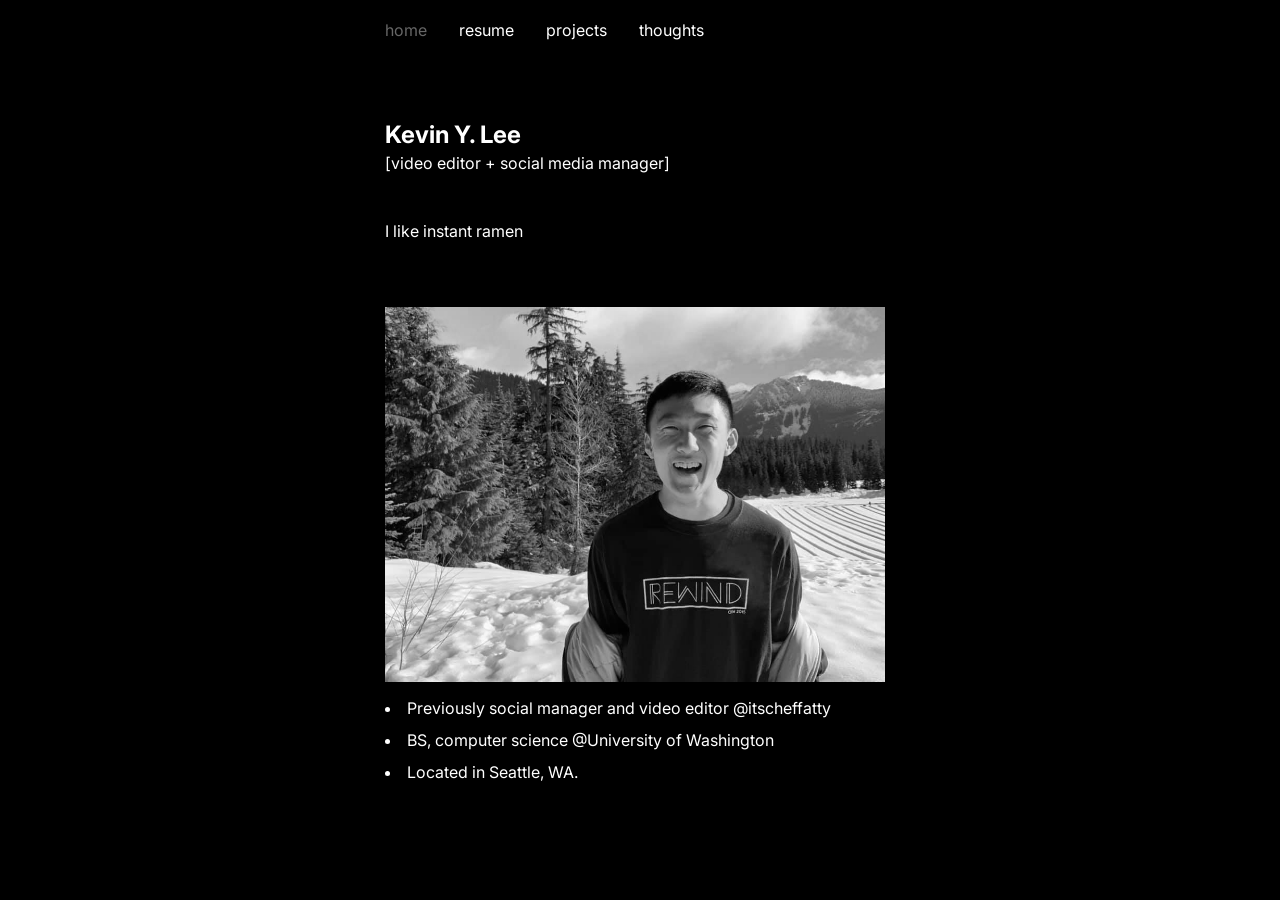
<file: index.html>
<!DOCTYPE html>
<html lang="en">
  <head>
    <meta charset="UTF-8">
    <meta name="viewport" content="width=device-width, initial-scale=1">
    <meta http-equiv="X-UA-Compatible" content="ie=edge">
    <title>Kevin Lee</title>
    <meta name="description" content="Kevin Lee: video editor and social media manager for food creators, based in Seattle, WA.">
    <link rel="preconnect" href="https://fonts.googleapis.com">
    <link rel="preconnect" href="https://fonts.gstatic.com" crossorigin>
    <link href="https://fonts.googleapis.com/css2?family=Inter:wght@400;700&display=swap" rel="stylesheet">
    <link rel="stylesheet" href="css/style.css">
    <script src="js/theme.js"></script>
    <script src="js/cycling-word.js" defer></script>
  </head>

  <body>
    <main>
      <nav>
        <div id="nav-bar">
          <a href="index.html" class="active">home</a>
          <a href="resume.html">resume</a>
          <a href="projects.html">projects</a>
          <a href="thoughts.html">thoughts</a>
        </div>
      </nav>

      <section id="introduction">
        <div id="name-desc">
          <h1 id="name">Kevin Y. Lee</h1>
          <p id="desc">[video editor + social media manager]</p>
        </div>
        <p>I like <span id="cycling-word"></span></p>
      </section>
      <img src="img/profilepic.jpg" alt="Kevin Lee" />
      <section id="credits">
        <ul class="credit-list">
          <li>Previously social manager and video editor <a href="https://www.instagram.com/itscheffatty/" target="_blank" rel="noopener" class="hover-link">@itscheffatty</a></li>
          <li>BS, computer science @University of Washington</li>
          <li>Located in Seattle, WA.</li>
        </ul>
      </section>
    </main>
  </body>
</html>
</file>
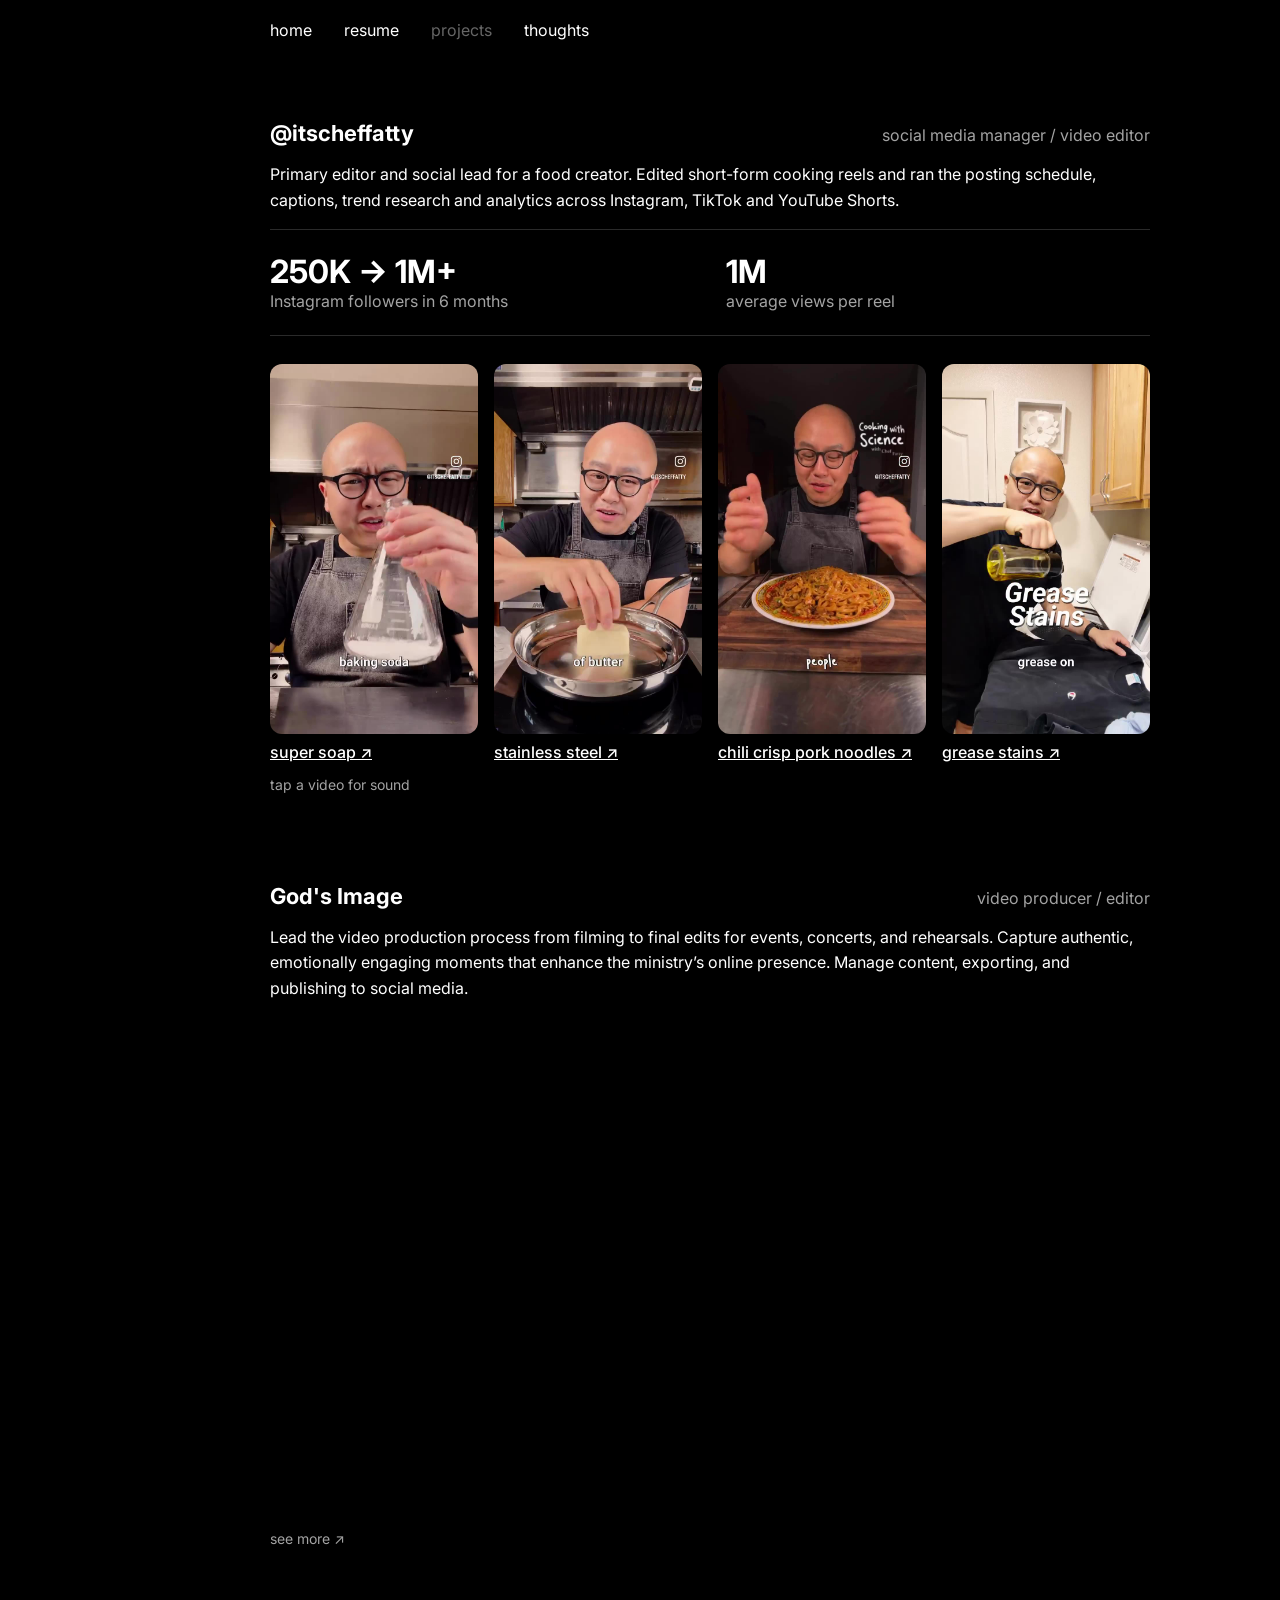
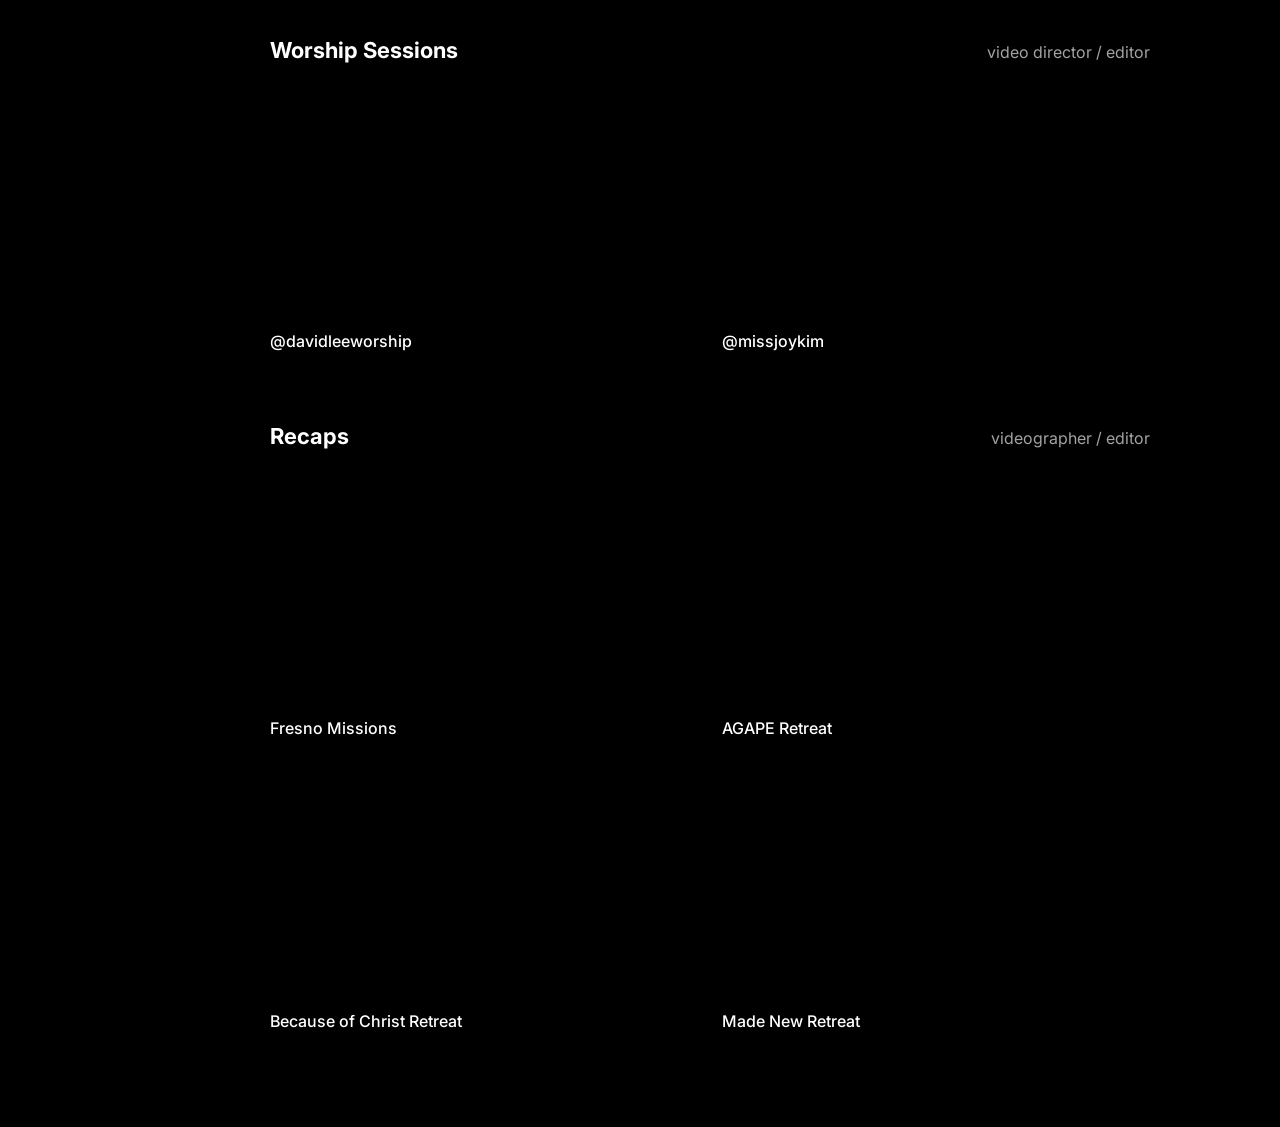
<file: projects.html>
<!DOCTYPE html>
<html lang="en">
  <head>
    <meta charset="UTF-8">
    <meta name="viewport" content="width=device-width, initial-scale=1">
    <meta http-equiv="X-UA-Compatible" content="ie=edge">
    <title>Kevin Lee - Projects</title>
    <meta name="description" content="Video editing and social media work for food creators by Kevin Lee.">
    <link rel="preconnect" href="https://fonts.googleapis.com">
    <link rel="preconnect" href="https://fonts.gstatic.com" crossorigin>
    <link href="https://fonts.googleapis.com/css2?family=Inter:wght@400;500;700&display=swap" rel="stylesheet">
    <link rel="stylesheet" href="css/style.css">
    <script src="js/theme.js"></script>
    <style>
      main.wide { width: 880px; }
      .block { margin-top: 72px; }
      .block p { line-height: 1.6; }
      .block h2 { font-size: 22px; margin: 0; }
      .head-row { display: flex; flex-wrap: wrap; justify-content: space-between; align-items: baseline; gap: 8px; }
      .muted2 { color: #666666; }
      :root.night .muted2 { color: #a3a3a3; }
      .stats-bar { list-style: none; margin: 4px 0 0; padding: 24px 0; display: flex; flex-wrap: wrap; gap: 32px; border-top: 1px solid #e5e5e5; border-bottom: 1px solid #e5e5e5; }
      .stats-bar li { flex: 1 1 180px; display: flex; flex-direction: column; gap: 2px; }
      .stats-bar strong { font-size: 32px; line-height: 1.1; }
      .reels { display: grid; grid-template-columns: repeat(4, minmax(0, 1fr)); gap: 16px; margin-top: 28px; }
      .reel { display: flex; flex-direction: column; gap: 8px; margin: 0; }
      .reel video { width: 100%; aspect-ratio: 9 / 16; object-fit: cover; border-radius: 12px; background: #f2f2f2; display: block; cursor: pointer; margin: 0; }
      :root.night .reel video { background: #1a1a1a; }
      .reel figcaption { font-weight: 500; }
      .hint { font-size: 14px; margin-top: 12px; }
      .row { display: flex; flex-wrap: wrap; justify-content: space-between; gap: 8px; padding: 16px 0; border-top: 1px solid #e5e5e5; }
      .row:last-child { border-bottom: 1px solid #e5e5e5; }
      .row b { font-weight: 500; }
      .packages { display: grid; grid-template-columns: repeat(3, minmax(0, 1fr)); gap: 16px; margin-top: 16px; }
      .packages div { border: 1px solid #e5e5e5; border-radius: 12px; padding: 20px; display: flex; flex-direction: column; gap: 6px; }
      :root.night .stats-bar, :root.night .row, :root.night .packages div { border-color: #2a2a2a; }
      .yt-grid { display: grid; grid-template-columns: repeat(2, minmax(0, 1fr)); gap: 24px; margin-top: 20px; }
      .yt-item { margin: 0; display: flex; flex-direction: column; gap: 8px; }
      .yt-item figcaption { font-weight: 500; }
      .yt { aspect-ratio: 16 / 9; border-radius: 12px; overflow: hidden; background: #000; }
      .yt iframe { width: 100%; height: 100%; border: 0; display: block; }
      .handle { text-decoration: none; }
      .handle:hover { text-decoration: underline; }
      @media (max-width: 800px) {
        main.wide { width: auto; }
        .reels { grid-template-columns: repeat(2, minmax(0, 1fr)); }
        .packages, .yt-grid { grid-template-columns: minmax(0, 1fr); }
      }
    </style>
  </head>

  <body>
    <main class="wide">
      <nav>
        <div id="nav-bar">
          <a href="index.html">home</a>
          <a href="resume.html">resume</a>
          <a href="projects.html" class="active">projects</a>
          <a href="thoughts.html">thoughts</a>
        </div>
      </nav>

      <section class="block" style="margin-top: 80px">
        <div class="head-row">
          <h2><a href="https://www.instagram.com/itscheffatty/" target="_blank" rel="noopener" class="handle">@itscheffatty</a></h2>
          <span class="muted2">social media manager / video editor</span>
        </div>
        <p>Primary editor and social lead for a food creator. Edited short-form cooking reels and ran the posting schedule, captions, trend research and analytics across Instagram, TikTok and YouTube Shorts.</p>
        <ul class="stats-bar">
          <li><strong>250K &rarr; 1M+</strong><span class="muted2">Instagram followers in 6 months</span></li>
          <li><strong>1M</strong><span class="muted2">average views per reel</span></li>
        </ul>

        <div class="reels">
          <figure class="reel">
            <video src="videos/super-soap.mp4" poster="videos/super-soap.jpg" muted loop playsinline preload="none" aria-label="Super soap reel"></video>
            <figcaption><a href="https://www.instagram.com/reel/DdZFuS4t8gA/" target="_blank" rel="noopener" class="under-link">super soap &#8599;</a></figcaption>
          </figure>
          <figure class="reel">
            <video src="videos/stainless.mp4" poster="videos/stainless.jpg" muted loop playsinline preload="none" aria-label="Stainless steel pan reel"></video>
            <figcaption><a href="https://www.instagram.com/reel/DdAwa91tXbG/" target="_blank" rel="noopener" class="under-link">stainless steel &#8599;</a></figcaption>
          </figure>
          <figure class="reel">
            <video src="videos/chili-crisp-pork-noodles.mp4" poster="videos/chili-crisp-pork-noodles.jpg" muted loop playsinline preload="none" aria-label="Chili crisp pork noodles reel"></video>
            <figcaption><a href="https://www.instagram.com/reel/DbJLYZNNGmg/" target="_blank" rel="noopener" class="under-link">chili crisp pork noodles &#8599;</a></figcaption>
          </figure>
          <figure class="reel">
            <video src="videos/grease-stain.mp4" poster="videos/grease-stain.jpg" muted loop playsinline preload="none" aria-label="Grease stains reel"></video>
            <figcaption><a href="https://www.instagram.com/reel/De3AnVFT5P2/" target="_blank" rel="noopener" class="under-link">grease stains &#8599;</a></figcaption>
          </figure>
        </div>
        <p class="hint muted2">tap a video for sound</p>
      </section>

      <section class="block">
        <div class="head-row">
          <h2><a href="https://www.youtube.com/@SeattleGodsImage" target="_blank" rel="noopener" class="handle">God's Image</a></h2>
          <span class="muted2">video producer / editor</span>
        </div>
        <p>Lead the video production process from filming to final edits for events, concerts, and rehearsals. Capture authentic, emotionally engaging moments that enhance the ministry&rsquo;s online presence. Manage content, exporting, and publishing to social media.</p>
        <div class="yt" style="margin-top: 20px">
          <iframe src="https://www.youtube-nocookie.com/embed/nsaHpMfyUX4?rel=0" title="God's Image video" loading="lazy" allow="accelerometer; autoplay; clipboard-write; encrypted-media; gyroscope; picture-in-picture; web-share" referrerpolicy="strict-origin-when-cross-origin" allowfullscreen></iframe>
        </div>
        <p class="hint"><a href="https://www.youtube.com/@SeattleGodsImage" target="_blank" rel="noopener" class="handle muted2">see more &#8599;</a></p>
      </section>

      <section class="block">
        <div class="head-row">
          <h2>Worship Sessions</h2>
          <span class="muted2">video director / editor</span>
        </div>
        <div class="yt-grid">
          <figure class="yt-item">
            <div class="yt">
              <iframe src="https://www.youtube-nocookie.com/embed/X2bTHQxHNrU?rel=0" title="David Lee Worship session video" loading="lazy" allow="accelerometer; autoplay; clipboard-write; encrypted-media; gyroscope; picture-in-picture; web-share" referrerpolicy="strict-origin-when-cross-origin" allowfullscreen></iframe>
            </div>
            <figcaption><a href="https://www.youtube.com/@davidleeworship" target="_blank" rel="noopener" class="handle">@davidleeworship</a></figcaption>
          </figure>
          <figure class="yt-item">
            <div class="yt">
              <iframe src="https://www.youtube-nocookie.com/embed/w8bfV28-Nq4?rel=0" title="Joy Kim worship session video" loading="lazy" allow="accelerometer; autoplay; clipboard-write; encrypted-media; gyroscope; picture-in-picture; web-share" referrerpolicy="strict-origin-when-cross-origin" allowfullscreen></iframe>
            </div>
            <figcaption><a href="https://www.youtube.com/@missjoykim" target="_blank" rel="noopener" class="handle">@missjoykim</a></figcaption>
          </figure>
        </div>
      </section>

      <section class="block" style="margin-bottom: 96px">
        <div class="head-row">
          <h2>Recaps</h2>
          <span class="muted2">videographer / editor</span>
        </div>
        <div class="yt-grid">
          <figure class="yt-item">
            <div class="yt">
              <iframe src="https://www.youtube-nocookie.com/embed/tXmhJRbuLhQ?rel=0" title="Fresno Missions" loading="lazy" allow="accelerometer; autoplay; clipboard-write; encrypted-media; gyroscope; picture-in-picture; web-share" referrerpolicy="strict-origin-when-cross-origin" allowfullscreen></iframe>
            </div>
            <figcaption>Fresno Missions</figcaption>
          </figure>
          <figure class="yt-item">
            <div class="yt">
              <iframe src="https://www.youtube-nocookie.com/embed/YIvVJRMhLeA?rel=0" title="AGAPE Retreat" loading="lazy" allow="accelerometer; autoplay; clipboard-write; encrypted-media; gyroscope; picture-in-picture; web-share" referrerpolicy="strict-origin-when-cross-origin" allowfullscreen></iframe>
            </div>
            <figcaption>AGAPE Retreat</figcaption>
          </figure>
          <figure class="yt-item">
            <div class="yt">
              <iframe src="https://www.youtube-nocookie.com/embed/DjAtjvT0qxs?rel=0" title="Because of Christ Retreat" loading="lazy" allow="accelerometer; autoplay; clipboard-write; encrypted-media; gyroscope; picture-in-picture; web-share" referrerpolicy="strict-origin-when-cross-origin" allowfullscreen></iframe>
            </div>
            <figcaption>Because of Christ Retreat</figcaption>
          </figure>
          <figure class="yt-item">
            <div class="yt">
              <iframe src="https://www.youtube-nocookie.com/embed/7EtT_RSd_9I?rel=0" title="Made New Retreat" loading="lazy" allow="accelerometer; autoplay; clipboard-write; encrypted-media; gyroscope; picture-in-picture; web-share" referrerpolicy="strict-origin-when-cross-origin" allowfullscreen></iframe>
            </div>
            <figcaption>Made New Retreat</figcaption>
          </figure>
        </div>
      </section>



    </main>

    <script>
      // Play muted while on screen; tap one to hear it (others go quiet).
      const vids = document.querySelectorAll('.reel video');
      const io = new IntersectionObserver((entries) => {
        entries.forEach((e) => {
          if (e.isIntersecting) { e.target.play().catch(() => {}); }
          else { e.target.pause(); }
        });
      }, { threshold: 0.4 });
      vids.forEach((v) => {
        io.observe(v);
        v.addEventListener('click', () => {
          const turnOn = v.muted;
          vids.forEach((o) => { o.muted = true; });
          v.muted = !turnOn ? true : false;
          if (turnOn) { v.currentTime = 0; v.play().catch(() => {}); }
        });
      });
    </script>
  </body>
</html>
</file>
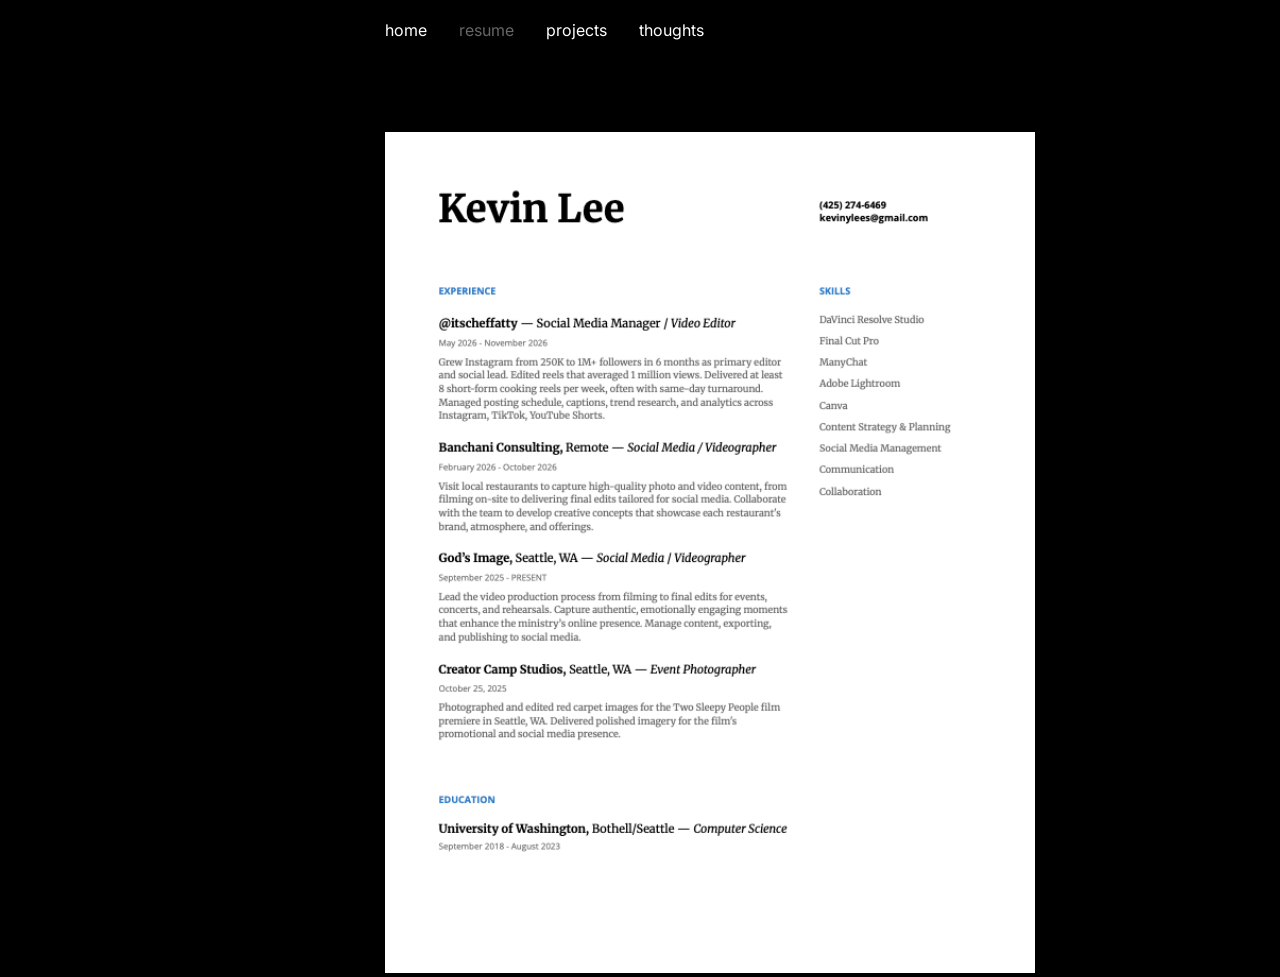
<file: resume.html>
<!DOCTYPE html>
<html lang="en">
  <head>
    <meta charset="UTF-8">
    <meta name="viewport" content="width=device-width, initial-scale=1">
    <meta http-equiv="X-UA-Compatible" content="ie=edge">
    <title>Kevin Lee</title>
    <link rel="preconnect" href="https://fonts.googleapis.com">
    <link rel="preconnect" href="https://fonts.gstatic.com" crossorigin>
    <link href="https://fonts.googleapis.com/css2?family=Inter:wght@400;700&display=swap" rel="stylesheet">
    <link rel="stylesheet" href="css/style.css">
    <script src="js/theme.js"></script>
    <script src="js/cycling-word.js" defer></script>
  </head>

  <body>
    <main>
      <nav>
        <div id="nav-bar">
          <a href="index.html">home</a>
          <a href="resume.html" class="active">resume</a>
          <a href="projects.html">projects</a>
          <a href="thoughts.html">thoughts</a>
        </div>
      </nav>
      
      <section id="introduction">
        <div id="hirers">
          <img id="resume-img" src="img/Kevin_Y_Lee_Resume.png" alt="Kevin Lee Resume" />
        </div>
      </section>
    </main>
  </body>
</html>
</file>
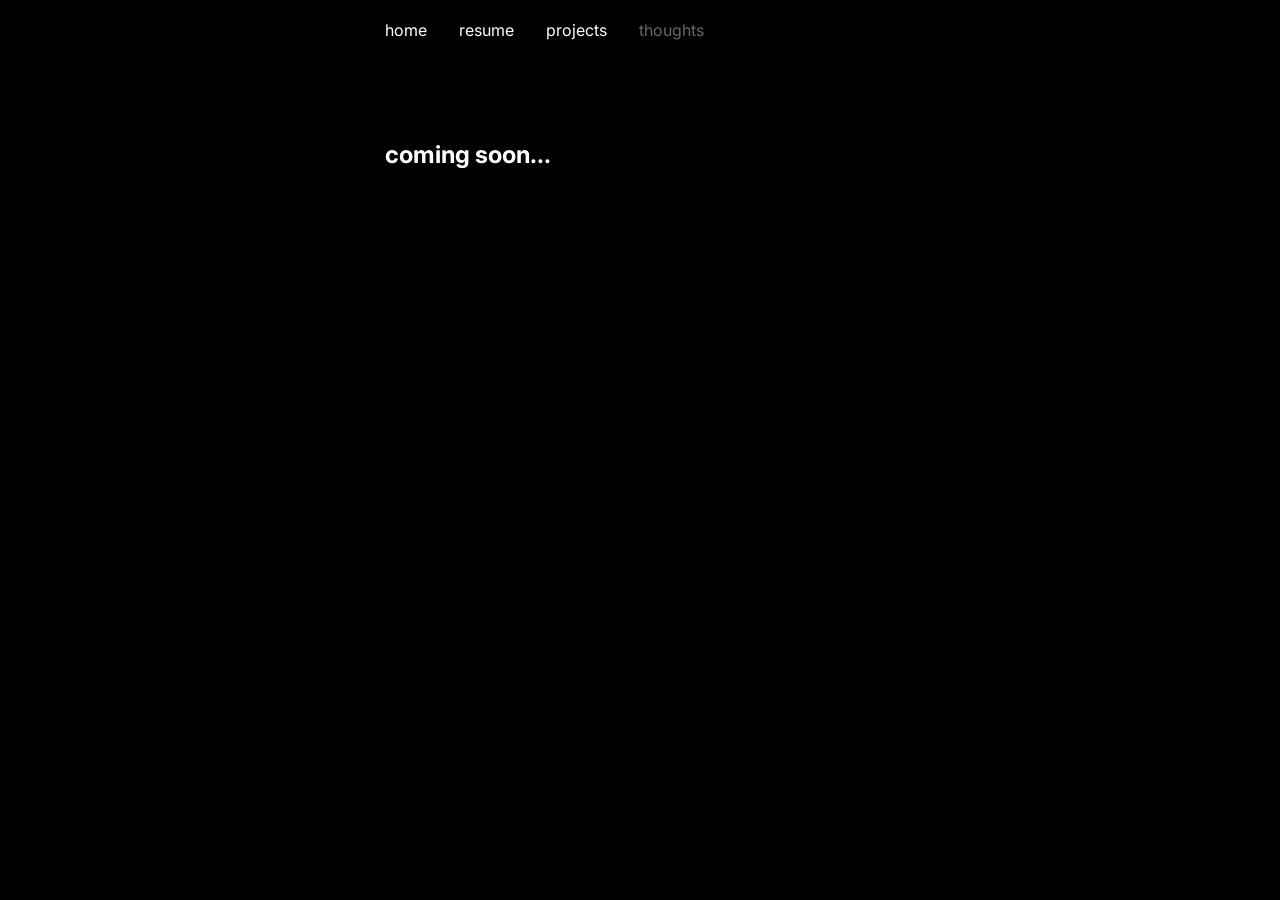
<file: thoughts.html>
<!DOCTYPE html>
<html lang="en">
  <head>
    <meta charset="UTF-8">
    <meta name="viewport" content="width=device-width, initial-scale=1">
    <meta http-equiv="X-UA-Compatible" content="ie=edge">
    <title>Kevin Lee - Thoughts</title>
    <link rel="preconnect" href="https://fonts.googleapis.com">
    <link rel="preconnect" href="https://fonts.gstatic.com" crossorigin>
    <link href="https://fonts.googleapis.com/css2?family=Inter:wght@400;700&display=swap" rel="stylesheet">
    <link rel="stylesheet" href="css/style.css">
    <script src="js/theme.js"></script>
  </head>

  <body>
    <main>
      <nav>
        <div id="nav-bar">
          <a href="index.html">home</a>
          <a href="resume.html">resume</a>
          <a href="projects.html">projects</a>
          <a href="thoughts.html" class="active">thoughts</a>
        </div>
      </nav>

      <section id="introduction">
        <h1>coming soon...</h1>
      </section>
    </main>
  </body>
</html>
</file>
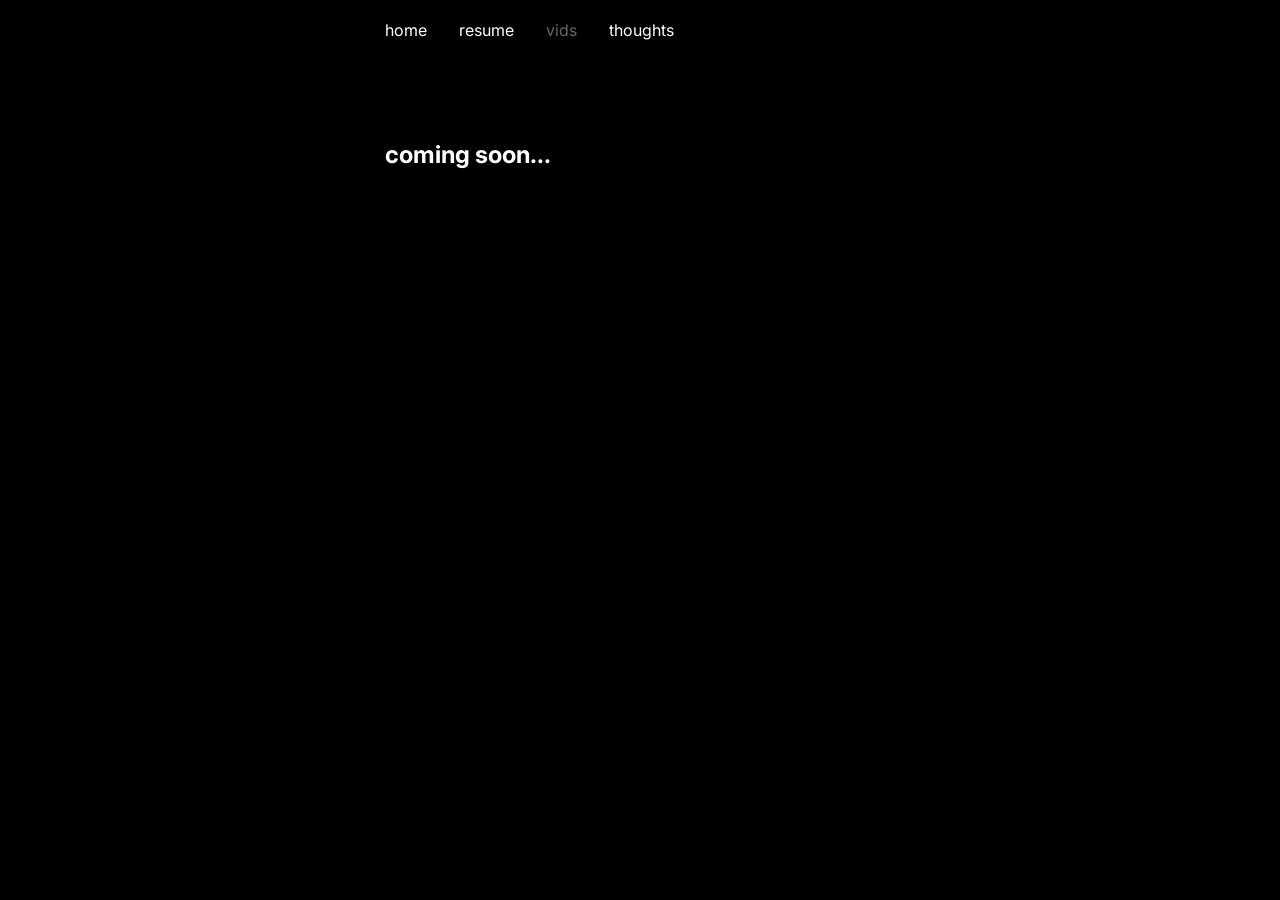
<file: vids.html>
<!DOCTYPE html>
<html lang="en">
  <head>
    <meta charset="UTF-8">
    <meta name="viewport" content="width=device-width, initial-scale=1">
    <meta http-equiv="X-UA-Compatible" content="ie=edge">
    <title>Kevin Lee - Blog</title>
    <link rel="preconnect" href="https://fonts.googleapis.com">
    <link rel="preconnect" href="https://fonts.gstatic.com" crossorigin>
    <link href="https://fonts.googleapis.com/css2?family=Inter:wght@400;700&display=swap" rel="stylesheet">
    <link rel="stylesheet" href="css/style.css">
    <script src="js/theme.js"></script>
  </head>

  <body>
    <main>
      <nav>
        <div id="nav-bar">
          <a href="index.html">home</a>
          <a href="resume.html">resume</a>
          <a href="vids.html" class="active">vids</a>
          <a href="thoughts.html">thoughts</a>
        </div>
      </nav>

      <section id="introduction">
        <h1>coming soon...</h1>
      </section>
    </main>
  </body>
</html>
</file>
<file: css/style.css>
:root {
  --bg: #ffffff;
  --text: #111111;
}

:root.night {
  --bg: #000000;
  --text: #ffffff;
}

body {
  display: flex;
  justify-content: center;
  flex-direction: column;
  font-size:16px;
  font-family: "Inter", sans-serif;
  background-color: var(--bg);
  color: var(--text);
  transition: background-color 0.4s ease, color 0.4s ease;
  margin: 0;
  padding: 0;
}

nav {
  margin-top: 20px;
}

#nav-bar {
  display: flex;
  justify-content: flex-start;
  align-items: center;
  gap: 32px;
}

#introduction {
  margin-top: 80px;
  display: flex;
  flex-direction: column;
  justify-content: center;
  align-items: stretch;
}

#introduction p {
  text-align: left;
  margin-top: 48px;
}

#name-desc {
  display: flex;
  flex-direction: column;
  gap: 4px;
}

#name-desc h1,
#name-desc p {
  margin: 0;
}

main {
  width: 650px;
  display: flex;
  justify-content: center;
  flex-direction: column;
  padding-left: 140px;
  margin: 0 auto;
}

img {
  width: 500px;
  margin-top: 50px;
}

.project-hero {
  width: 100%;
  display: block;
  margin: 0;
}

#introduction a + a {
  margin-top: 48px;
}

#introduction a {
  display: block;
}

#resume-img {
  width: 100%;
  max-width: 800px;
  margin-top: 12px;
}

#cycling-word {
  display: inline-block;
  opacity: 0;
  transform: translateY(10px);
  transition: opacity 0.4s ease, transform 0.4s ease;
}

#cycling-word.visible {
  opacity: 1;
  transform: translateY(0);
}

#cycling-word.exit {
  opacity: 0;
  transform: translateY(-10px);
}

a {
  text-decoration: none;
  color: var(--text);
}

.active {
  color: #666666;
}

.credits {
  margin-top: 10px;
}

#hirers p {
  margin: 10px 0;
}

#hirers a {
  text-decoration: underline;
}

.credit-list {
  list-style-position: inside;
  padding-left: 0;
}

.credit-list li {
  margin-bottom: 12px;
}

.under-link {
  text-decoration: underline;
}

/* projects / work page */
.work {
  margin-top: 64px;
}

.work h1 {
  font-size: 32px;
  line-height: 1.2;
  margin: 0 0 16px;
}

.work h2 {
  font-size: 20px;
  margin: 0 0 4px;
}

.work p {
  line-height: 1.6;
}

.muted {
  color: #666666;
  margin-top: 0;
}

:root.night .muted {
  color: #999999;
}

.stats {
  list-style: none;
  padding: 0;
  margin: 32px 0 0;
  display: flex;
  flex-wrap: wrap;
  gap: 32px;
}

.stats li {
  display: flex;
  flex-direction: column;
  gap: 4px;
  flex: 1 1 160px;
}

.stats strong {
  font-size: 28px;
}

.stats span {
  color: #666666;
}

:root.night .stats span {
  color: #999999;
}

.reel-list {
  padding-left: 0;
  list-style: none;
}

.reel-list li {
  margin-bottom: 12px;
}

.quote {
  margin: 24px 0 0;
  padding: 0;
  font-size: 20px;
}

.quote cite {
  font-style: normal;
  color: #666666;
}

/* phones */
@media (max-width: 800px) {
  main {
    width: auto;
    padding: 0 24px 48px;
  }

  img {
    width: 100%;
  }
}

.hover-link {
  text-decoration: none;
}

.hover-link:hover {
  text-decoration: underline;
}
</file>
